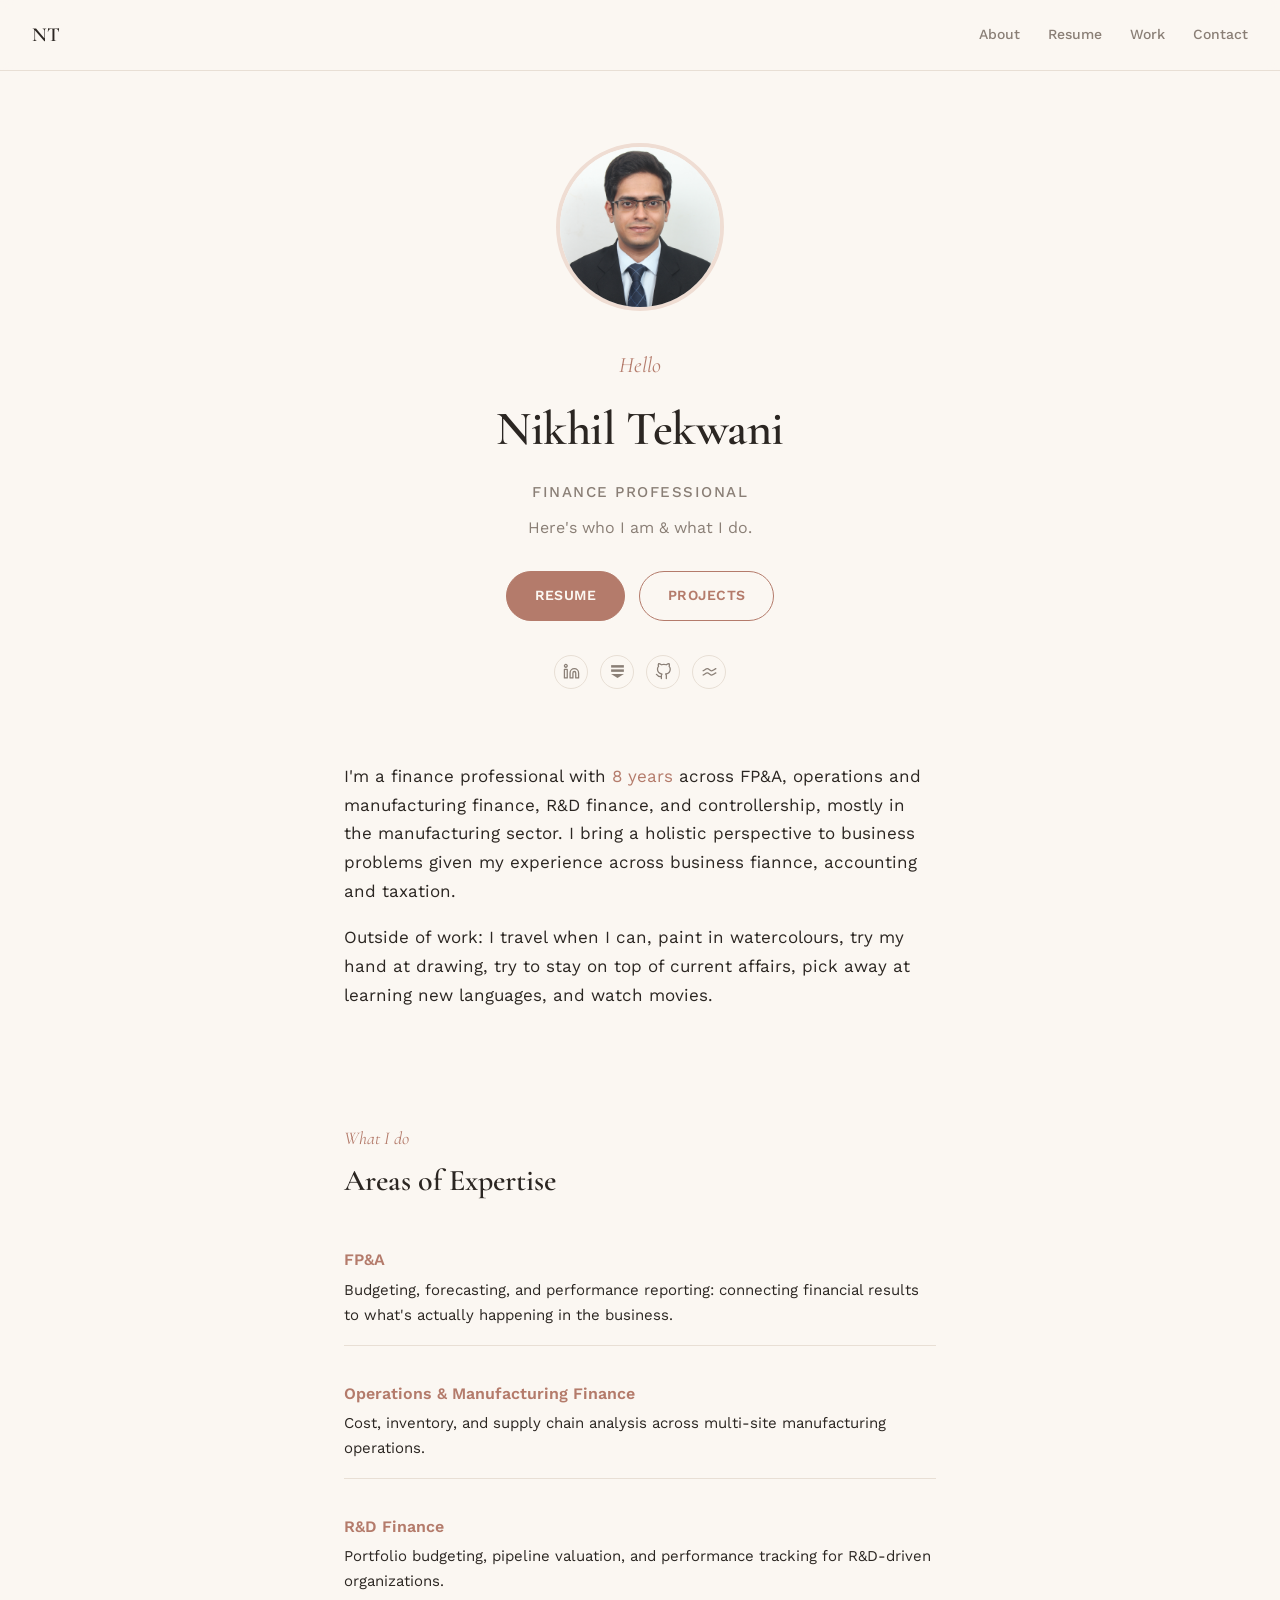
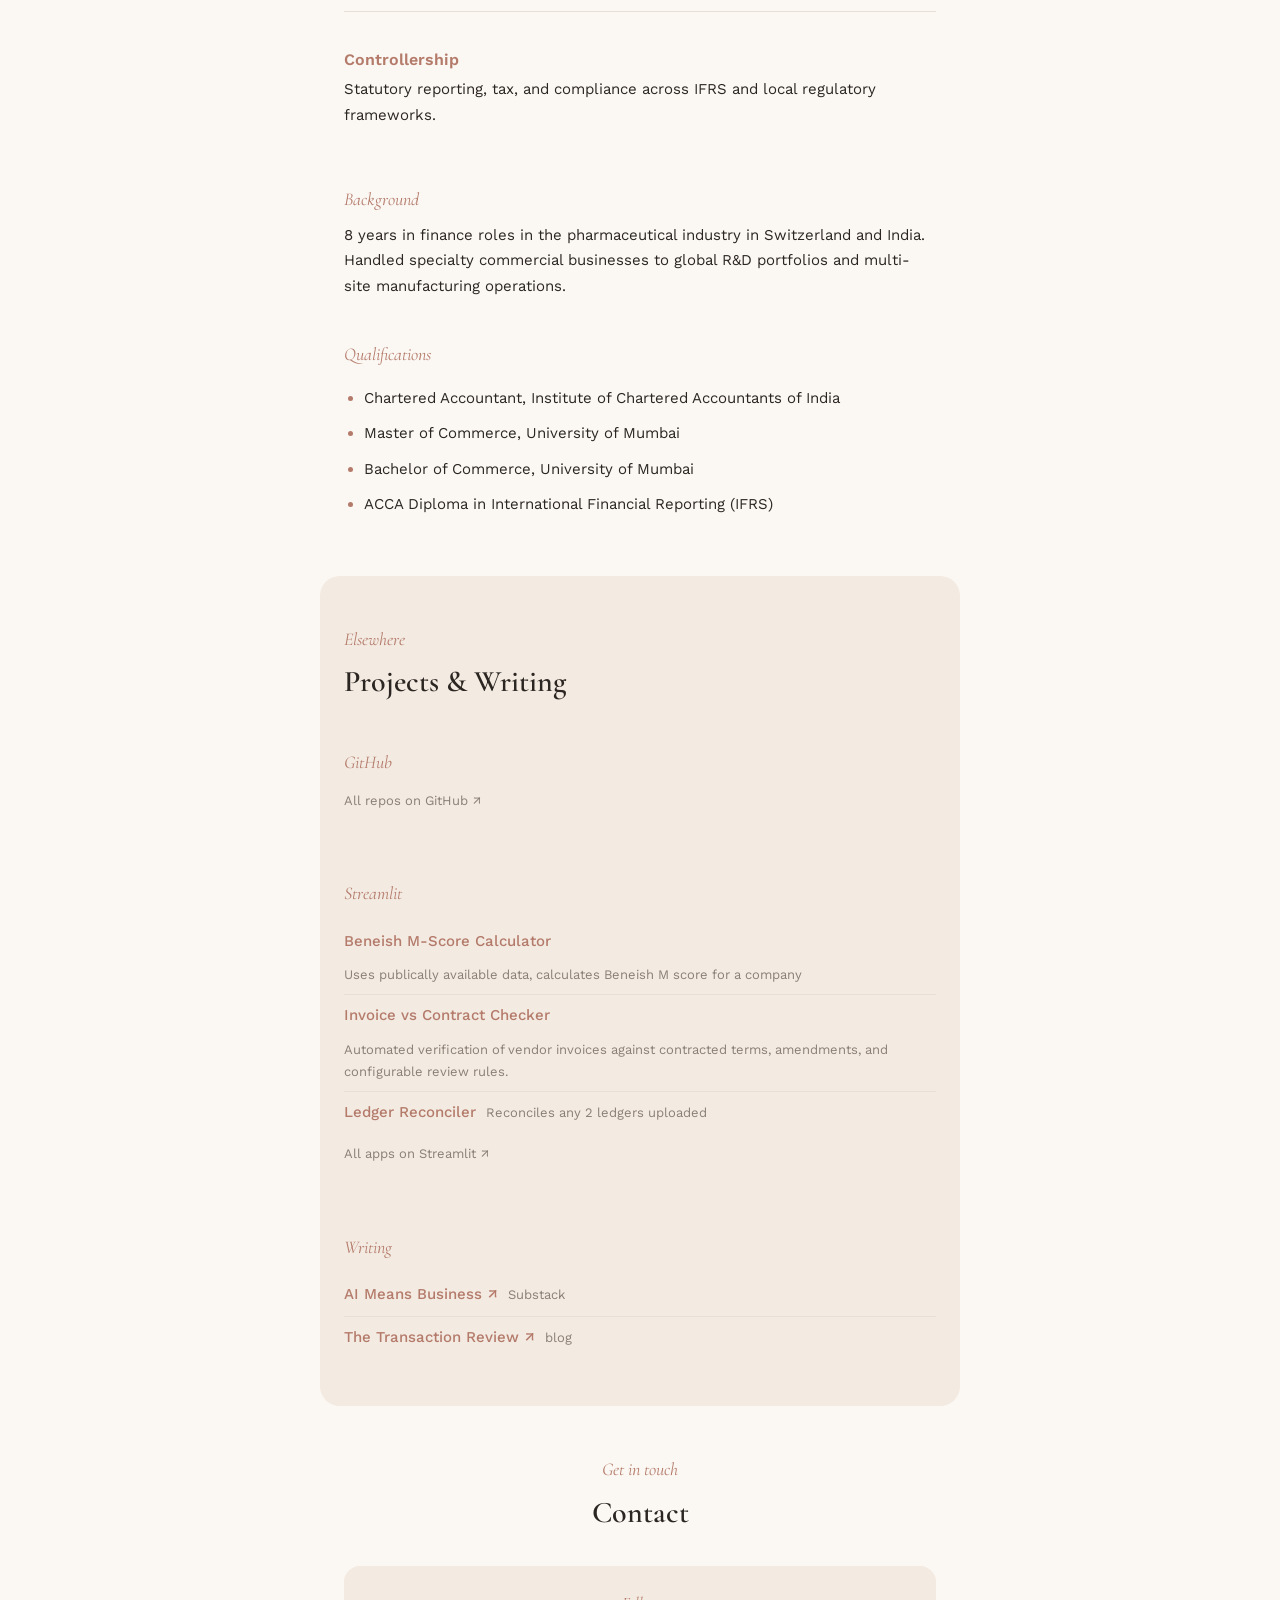
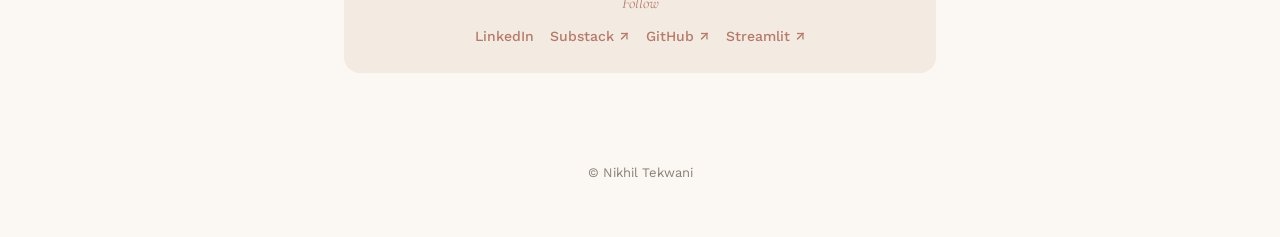
<file: index.html>
<!DOCTYPE html>
<html lang="en">
<head>
<meta charset="UTF-8">
<meta name="viewport" content="width=device-width, initial-scale=1.0">
<title>Nikhil Tekwani — Finance, Pharma</title>
<meta name="description" content="Personal site of Nikhil Tekwani — finance professional in pharma. Resume, achievements, and comics/watercolours.">

<!-- Display serif for the personal, editorial feel; a clean grotesque for body copy -->
<link rel="preconnect" href="https://fonts.googleapis.com">
<link rel="preconnect" href="https://fonts.gstatic.com" crossorigin>
<link href="https://fonts.googleapis.com/css2?family=Cormorant+Garamond:ital,wght@0,500;0,600;1,500&family=Work+Sans:wght@400;500;600&display=swap" rel="stylesheet">

<link rel="stylesheet" href="style.css">
</head>
<body>

<!-- ============ NAV ============ -->
<nav class="site-nav">
  <span class="nav-mark">NT</span>
  <div class="nav-links">
    <a href="#about">About</a>
    <a href="#resume">Resume</a>
    <a href="#work">Work</a>
<a href="#comics" style="display:none;">Comics</a>
    <a href="#contact">Contact</a>
  </div>
</nav>

<!-- ============ HERO ============ -->
<header id="about" class="hero">
  <!-- EDIT: replace with your own photo at images/profile/profile.jpg -->
  <img class="hero-photo" src="images/profile/profile.jpg" alt="Nikhil Tekwani">
  <p class="hero-hello">Hello</p>
  <h1 class="hero-name">Nikhil Tekwani</h1>
  <p class="hero-role">Finance professional</p>
  <p class="hero-tagline">Here's who I am &amp; what I do.</p>

  <div class="hero-actions">
    <a href="#resume" class="btn btn-primary">Resume</a>
    <a href="#projects" class="btn btn-outline">Projects</a>
  </div>

  <div class="social-row">
    <a href="https://www.linkedin.com/in/nikhilmtekwani/" target="_blank" rel="noopener" aria-label="LinkedIn">
      <svg viewBox="0 0 24 24" width="17" height="17" fill="none" stroke="currentColor" stroke-width="1.8" stroke-linecap="round" stroke-linejoin="round"><path d="M16 8a6 6 0 0 1 6 6v7h-4v-7a2 2 0 0 0-2-2 2 2 0 0 0-2 2v7h-4v-7a6 6 0 0 1 6-6z"/><rect x="2" y="9" width="4" height="12"/><circle cx="4" cy="4" r="2"/></svg>
    </a>
    <a href="https://aimeansbusiness.substack.com/" target="_blank" rel="noopener" aria-label="Substack">
      <svg viewBox="0 0 24 24" width="17" height="17" fill="currentColor"><rect x="3" y="3" width="18" height="3.5"/><rect x="3" y="9" width="18" height="3.5"/><path d="M3 15.5h18l-9 5.5-9-5.5z"/></svg>
    </a>
    <a href="https://github.com/NickTek" target="_blank" rel="noopener" aria-label="GitHub">
      <svg viewBox="0 0 24 24" width="17" height="17" fill="none" stroke="currentColor" stroke-width="1.8" stroke-linecap="round" stroke-linejoin="round"><path d="M9 19c-5 1.5-5-2.5-7-3m14 6v-3.87a3.37 3.37 0 0 0-.94-2.61c3.14-.35 6.44-1.54 6.44-7A5.44 5.44 0 0 0 20 4.77 5.07 5.07 0 0 0 19.91 1S18.73.65 16 2.48a13.38 13.38 0 0 0-7 0C6.27.65 5.09 1 5.09 1A5.07 5.07 0 0 0 5 4.77a5.44 5.44 0 0 0-1.5 3.78c0 5.42 3.3 6.61 6.44 7A3.37 3.37 0 0 0 9 18.13V22"/></svg>
    </a>
    <a href="https://share.streamlit.io/user/nicktek" target="_blank" rel="noopener" aria-label="Streamlit">
      <svg viewBox="0 0 24 24" width="17" height="17" fill="none" stroke="currentColor" stroke-width="1.8" stroke-linecap="round" stroke-linejoin="round"><path d="M3 17c2-1 4-3 6-3s4 3 6 3 4-2 6-3"/><path d="M3 11c2-1 4-3 6-3s4 3 6 3 4-2 6-3"/></svg>
    </a>
  </div>
</header>

<main>

  <!-- ============ ABOUT PARAGRAPH ============ -->
  <section class="section about-section">
    <p class="about-text">
      I'm a finance professional with <em>8 years</em> across FP&amp;A, operations and manufacturing finance,
      R&amp;D finance, and controllership, mostly in the manufacturing sector. I bring a holistic perspective to business problems given my experience across business fiannce, accounting and taxation. 
    </p>
    <p class="about-text">
      Outside of work: I travel when I can, paint in watercolours, try my hand at drawing, try to stay on top of
      current affairs, pick away at learning new languages, and watch movies.
    </p>
  </section>

  <!-- ============ RESUME ============ -->
  <section id="resume" class="section">
    <p class="section-eyebrow">What I do</p>
    <h2 class="section-title">Areas of Expertise</h2>

    <ul class="expertise-list">
      <li class="expertise-item">
        <span class="expertise-name">FP&amp;A</span>
        <p>Budgeting, forecasting, and performance reporting: connecting financial results to what's actually happening in the business.</p>
      </li>
      <li class="expertise-item">
        <span class="expertise-name">Operations &amp; Manufacturing Finance</span>
        <p>Cost, inventory, and supply chain analysis across multi-site manufacturing operations.</p>
      </li>
      <li class="expertise-item">
        <span class="expertise-name">R&amp;D Finance</span>
        <p>Portfolio budgeting, pipeline valuation, and performance tracking for R&amp;D-driven organizations.</p>
      </li>
      <li class="expertise-item">
        <span class="expertise-name">Controllership</span>
        <p>Statutory reporting, tax, and compliance across IFRS and local regulatory frameworks.</p>
      </li>
    </ul>

    <p class="section-eyebrow subhead">Background</p>
    <p class="resume-desc">
      8 years in finance roles in the pharmaceutical industry in Switzerland and India. Handled
      specialty commercial businesses to global R&amp;D portfolios and multi-site manufacturing operations.
    </p>

    <p class="section-eyebrow subhead">Qualifications</p>
    <ul class="achieve-list">
      <li>Chartered Accountant, Institute of Chartered Accountants of India</li>
      <li>Master of Commerce, University of Mumbai</li>
      <li>Bachelor of Commerce, University of Mumbai</li>
      <li>ACCA Diploma in International Financial Reporting (IFRS)</li>
      
    </ul>
  </section>

  <!-- ============ PROJECTS & WRITING ============ -->
  <section id="work" class="section work-section">
    <p class="section-eyebrow">Elsewhere</p>
    <h2 class="section-title">Projects &amp; Writing</h2>

    <p class="section-eyebrow subhead">GitHub</p>
    <!-- EDIT: swap these two for your actual repo names/links -->
    
    <a class="link-list-more" href="https://github.com/NickTek" target="_blank" rel="noopener">All repos on GitHub ↗</a>

    <p class="section-eyebrow subhead">Streamlit</p>
    <!-- EDIT: swap these for your actual app names/links -->
    <ul class="link-list">
      <li><a href="https://beneishmodel.streamlit.app/" target="_blank" rel="noopener">Beneish M-Score Calculator</a><span>Uses publically available data, calculates Beneish M score for a company</span></li>
      <li><a href="https://invoice-contract-checker.streamlit.app/" target="_blank" rel="noopener">Invoice vs Contract Checker</a><span>Automated verification of vendor invoices against contracted terms, amendments, and configurable review rules.</span></li>
      <li><a href="https://ledger-reconciler-bvjrcuhtcqbky2uioedb6x.streamlit.app/" target="_blank" rel="noopener">Ledger Reconciler</a><span>Reconciles any 2 ledgers uploaded</span></li>
    </ul>
    <a class="link-list-more" href="https://share.streamlit.io/user/nicktek" target="_blank" rel="noopener">All apps on Streamlit ↗</a>

    <p class="section-eyebrow subhead">Writing</p>
    <ul class="link-list">
      <li><a href="https://aimeansbusiness.substack.com/" target="_blank" rel="noopener">AI Means Business ↗</a><span>Substack</span></li>
      <li><a href="https://thetransactionreview.blogspot.com/" target="_blank" rel="noopener">The Transaction Review ↗</a><span>blog</span></li>
    </ul>
  </section>

  <!-- ============ COMICS & WATERCOLOURS ============ -->
 <section id="comics" class="section projects-section" style="display:none;">
    <p class="section-eyebrow">Just for fun</p>
    <h2 class="section-title">Comics &amp; Watercolours</h2>
    <p class="projects-intro">I draw comics and paint in watercolours in my spare time. A few favorites:</p>

    <div class="projects-grid">
      <!-- EDIT: replace src with your own images in images/comics/ -->
      <a class="project-thumb" href="images/comics/comic-1-full.png" target="_blank" rel="noopener">
        <img src="images/comics/comic-1.png" alt="Comic 1" loading="lazy">
      </a>
      <a class="project-thumb" href="images/comics/comic-2-full.png" target="_blank" rel="noopener">
        <img src="images/comics/comic-2.png" alt="Watercolour 1" loading="lazy">
      </a>
      <a class="project-thumb" href="images/comics/comic-3-full.png" target="_blank" rel="noopener">
        <img src="images/comics/comic-3.png" alt="Comic 2" loading="lazy">
      </a>
    </div>
    <!-- EDIT or remove this link -->
    <a class="projects-more" href="#" target="_blank" rel="noopener">See more ↗</a>
  </section>

  <!-- ============ CONTACT ============ -->
  <section id="contact" class="section contact-section">
    <p class="section-eyebrow">Get in touch</p>
    <h2 class="section-title">Contact</h2>

    <div class="contact-grid">
     
      <div class="contact-block">
        <p class="contact-label">Follow</p>
        <div class="contact-value follow-links">
          <a href="https://www.linkedin.com/in/nikhilmtekwani/" target="_blank" rel="noopener">LinkedIn</a>
          <a href="https://aimeansbusiness.substack.com/" target="_blank" rel="noopener">Substack ↗</a>
          <a href="https://github.com/NickTek" target="_blank" rel="noopener">GitHub ↗</a>
          <a href="https://share.streamlit.io/user/nicktek" target="_blank" rel="noopener">Streamlit ↗</a>
        </div>
      </div>
    </div>
  </section>

</main>

<footer class="site-footer">
  <p>&copy; <span id="year"></span> Nikhil Tekwani</p>
</footer>

<script src="script.js"></script>
</body>
</html>
</file>
<file: style.css>
/* ============================================
   THEME TOKENS
   ============================================ */
:root {
  --bg: #FBF7F2;
  --bg-alt: #F3EAE1;
  --text: #2B2622;
  --text-muted: #8A7F76;
  --accent: #B47B6B;
  --accent-soft: #EFDDD3;
  --border: #E8DFD5;

  --font-display: 'Cormorant Garamond', Georgia, serif;
  --font-body: 'Work Sans', -apple-system, sans-serif;
}

* { box-sizing: border-box; }

body {
  margin: 0;
  background: var(--bg);
  color: var(--text);
  font-family: var(--font-body);
  font-size: 16px;
  line-height: 1.7;
}

html { scroll-behavior: smooth; }

a { color: var(--accent); text-decoration: none; }

h1, h2 { font-family: var(--font-display); margin: 0; }

@media (prefers-reduced-motion: reduce) {
  html { scroll-behavior: auto; }
}

/* ============================================
   NAV
   ============================================ */
.site-nav {
  position: sticky;
  top: 0;
  z-index: 10;
  display: flex;
  justify-content: space-between;
  align-items: center;
  padding: 18px 32px;
  background: rgba(251, 247, 242, 0.9);
  backdrop-filter: blur(6px);
  border-bottom: 1px solid var(--border);
}

.nav-mark {
  font-family: var(--font-display);
  font-weight: 600;
  font-size: 20px;
  letter-spacing: 0.02em;
}

.nav-links { display: flex; gap: 28px; }

.nav-links a {
  color: var(--text-muted);
  font-size: 14px;
  font-weight: 500;
}

.nav-links a:hover { color: var(--accent); }

/* ============================================
   HERO
   ============================================ */
.hero {
  max-width: 640px;
  margin: 0 auto;
  padding: 72px 24px 56px;
  text-align: center;
}

.hero-photo {
  width: 168px;
  height: 168px;
  border-radius: 50%;
  object-fit: cover;
  border: 4px solid var(--accent-soft);
  margin-bottom: 28px;
}

.hero-hello {
  font-family: var(--font-display);
  font-style: italic;
  font-size: 22px;
  color: var(--accent);
  margin: 0 0 4px;
}

.hero-name {
  font-size: 48px;
  font-weight: 600;
  letter-spacing: -0.01em;
}

.hero-role {
  margin: 10px 0 2px;
  font-size: 15px;
  font-weight: 500;
  text-transform: uppercase;
  letter-spacing: 0.1em;
  color: var(--text-muted);
}

.hero-tagline {
  margin: 8px 0 0;
  color: var(--text-muted);
  font-size: 16px;
}

.hero-actions {
  display: flex;
  justify-content: center;
  gap: 14px;
  margin-top: 30px;
}

.btn {
  display: inline-block;
  padding: 12px 28px;
  border-radius: 999px;
  font-size: 14px;
  font-weight: 600;
  letter-spacing: 0.03em;
  text-transform: uppercase;
  border: 1px solid var(--accent);
}

.btn-primary { background: var(--accent); color: var(--bg); }
.btn-primary:hover { background: transparent; color: var(--accent); }

.btn-outline { background: transparent; color: var(--accent); }
.btn-outline:hover { background: var(--accent); color: var(--bg); }

.social-row {
  display: flex;
  justify-content: center;
  gap: 12px;
  margin-top: 34px;
}

.social-row a {
  width: 34px;
  height: 34px;
  border-radius: 50%;
  border: 1px solid var(--border);
  display: flex;
  align-items: center;
  justify-content: center;
  color: var(--text-muted);
}

.social-row a:hover { border-color: var(--accent); color: var(--accent); }

/* ============================================
   SECTIONS (shared)
   ============================================ */
.section {
  max-width: 640px;
  margin: 0 auto;
  padding: 48px 24px;
}

.about-section { padding-top: 0; }
.about-text { font-size: 17px; }
.about-text em { font-style: normal; color: var(--accent); }

.section-eyebrow {
  font-family: var(--font-display);
  font-style: italic;
  font-size: 18px;
  color: var(--accent);
  margin: 0 0 2px;
}

.section-eyebrow.subhead { margin-top: 40px; }

.section-title {
  font-size: 30px;
  font-weight: 600;
  margin-bottom: 24px;
}

/* ============================================
   RESUME
   ============================================ */
.resume-list { list-style: none; margin: 0 0 8px; padding: 0; }

.resume-item {
  padding: 20px 0;
  border-bottom: 1px solid var(--border);
}
.resume-item:first-child { padding-top: 0; }

.resume-row {
  display: flex;
  justify-content: space-between;
  flex-wrap: wrap;
  gap: 8px;
}

.resume-role { font-weight: 600; font-size: 16px; }
.resume-prev { font-weight: 400; color: var(--text-muted); font-size: 13px; }

.resume-dates {
  font-size: 13px;
  color: var(--text-muted);
  white-space: nowrap;
}

.resume-company { color: var(--accent); font-size: 14px; margin-top: 3px; }

.resume-desc { margin: 8px 0 0; font-size: 15px; }

.achieve-list {
  margin: 16px 0 0;
  padding-left: 20px;
}

.achieve-list li {
  margin-bottom: 10px;
  font-size: 15px;
}

.achieve-list li::marker { color: var(--accent); }

.expertise-list {
  list-style: none;
  margin: 0 0 8px;
  padding: 0;
  display: grid;
  gap: 18px;
}

.expertise-item {
  padding: 16px 0;
  border-bottom: 1px solid var(--border);
}
.expertise-item:last-child { border-bottom: none; }

.expertise-name {
  display: block;
  font-weight: 600;
  font-size: 16px;
  color: var(--accent);
  margin-bottom: 4px;
}

.expertise-item p { margin: 0; font-size: 15px; }

.work-section {
  background: var(--bg-alt);
  border-radius: 20px;
}

.link-list {
  list-style: none;
  margin: 12px 0 0;
  padding: 0;
}

.link-list li {
  display: flex;
  align-items: baseline;
  gap: 10px;
  flex-wrap: wrap;
  padding: 8px 0;
  border-bottom: 1px solid var(--border);
}
.link-list li:last-child { border-bottom: none; }

.link-list a { font-weight: 500; font-size: 15px; }
.link-list a:hover { text-decoration: underline; }

.link-list span { color: var(--text-muted); font-size: 13px; }

.link-list-more {
  display: inline-block;
  margin: 10px 0 26px;
  font-size: 13px;
  color: var(--text-muted);
}
.link-list-more:hover { color: var(--accent); text-decoration: underline; }

/* ============================================
   PROJECTS
   ============================================ */
.projects-section {
  background: var(--bg-alt);
  border-radius: 20px;
}

.projects-intro { color: var(--text-muted); font-size: 14px; margin-top: 0; }

.projects-grid {
  display: grid;
  grid-template-columns: repeat(3, 1fr);
  gap: 12px;
  margin-top: 16px;
}

.project-thumb {
  display: block;
  aspect-ratio: 1;
  border-radius: 14px;
  overflow: hidden;
  border: 1px solid var(--border);
}

.project-thumb img {
  width: 100%;
  height: 100%;
  object-fit: cover;
  display: block;
  transition: transform 0.25s ease;
}

.project-thumb:hover img { transform: scale(1.06); }

.projects-more {
  display: inline-block;
  margin-top: 16px;
  font-size: 14px;
  font-weight: 500;
}
.projects-more:hover { text-decoration: underline; }

/* ============================================
   CONTACT
   ============================================ */
.contact-section { text-align: center; }

.contact-grid {
  display: grid;
  grid-template-columns: 1fr;
  gap: 24px;
  margin-top: 28px;
}
.contact-block {
  width: 100%;
}

.contact-block {
  background: var(--bg-alt);
  border-radius: 16px;
  padding: 24px 16px;
}

.contact-label {
  font-family: var(--font-display);
  font-style: italic;
  font-size: 16px;
  color: var(--accent);
  margin: 0 0 8px;
}

.email-btn {
  font-family: var(--font-body);
  font-size: 14px;
  background: transparent;
  color: var(--text);
  border: 1px solid var(--border);
  border-radius: 999px;
  padding: 8px 16px;
  cursor: pointer;
}
.email-btn:hover { border-color: var(--accent); }

.follow-links { display: flex; justify-content: center; flex-wrap: wrap; gap: 12px 16px; }
.follow-links a { font-size: 14px; font-weight: 500; }
.follow-links a:hover { text-decoration: underline; }

/* ============================================
   FOOTER
   ============================================ */
.site-footer {
  text-align: center;
  padding: 28px 24px 40px;
  color: var(--text-muted);
  font-size: 13px;
}

/* ============================================
   RESPONSIVE
   ============================================ */
@media (max-width: 480px) {
  .hero { padding: 56px 20px 44px; }
  .hero-name { font-size: 38px; }
  .site-nav { padding: 14px 18px; }
  .nav-links { gap: 16px; }
  .projects-grid { grid-template-columns: repeat(2, 1fr); }
  .contact-grid { grid-template-columns: 1fr; }
}

/* Visible keyboard focus */
a:focus-visible, button:focus-visible {
  outline: 2px solid var(--accent);
  outline-offset: 2px;
}
</file>
